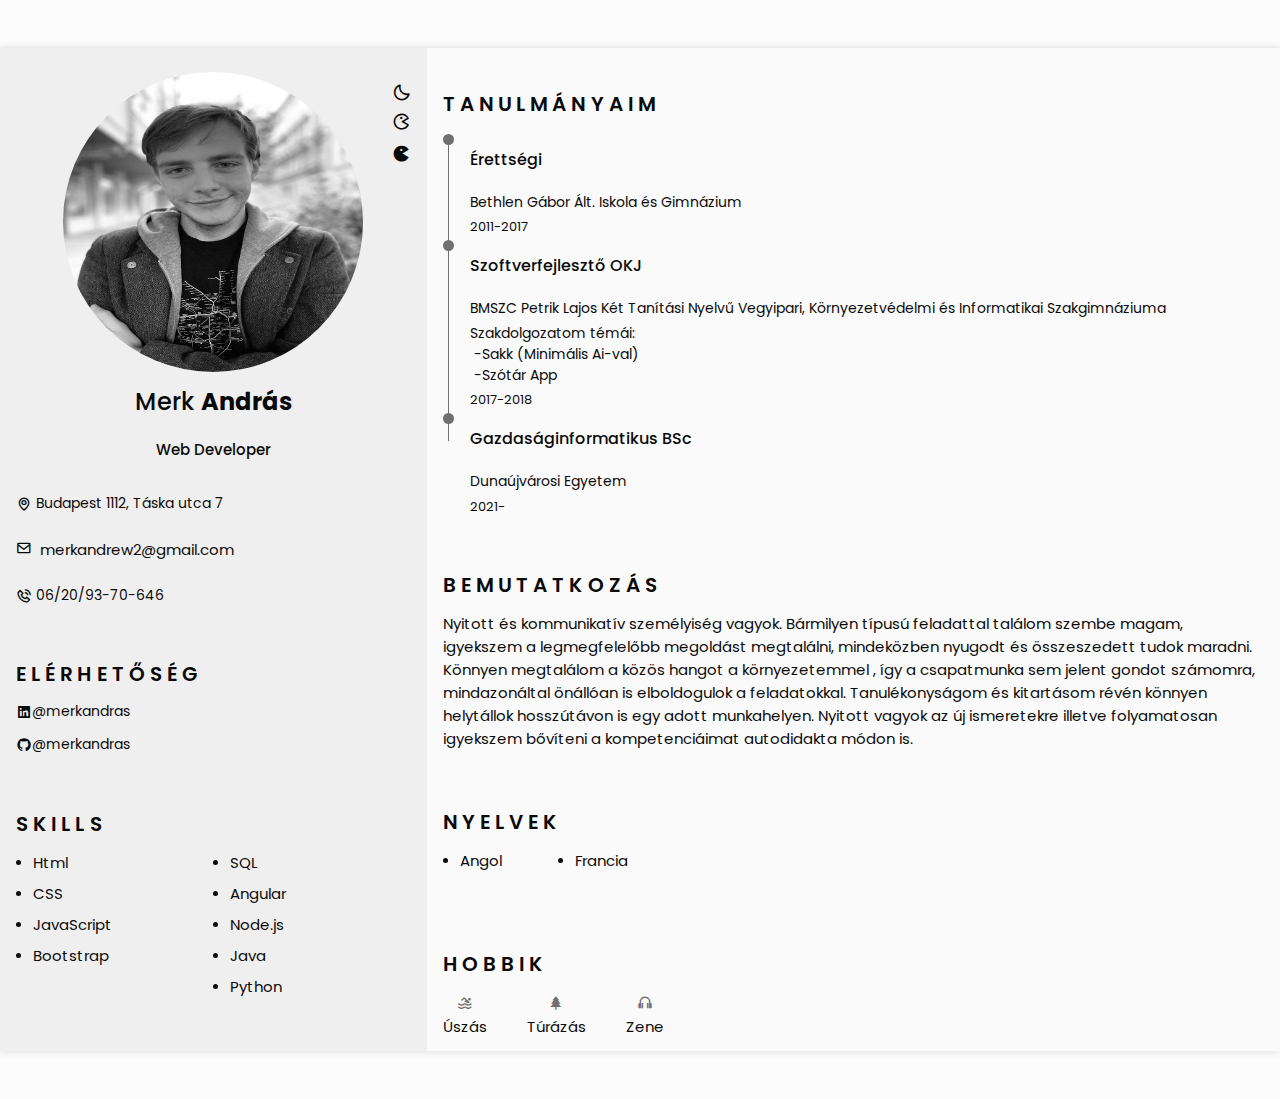
<file: index.html>
<!DOCTYPE html>
<html lang="en">
<head>
    <meta charset="UTF-8">
    <meta http-equiv="X-UA-Compatible" content="IE=edge">
    <meta name="viewport" content="width=device-width, initial-scale=1.0">
    
    <!-- Styles -->

    <!-- Boxicons CSS -->
    <link rel="stylesheet" href="https://cdn.jsdelivr.net/npm/boxicons@latest/css/boxicons.min.css">
    <!--Css-->
    <link rel="stylesheet" href="index.css">
    

    <title>CV</title>
</head>
<body class="scale_cv">

    <!-- Header Start -->

    <header class="header" id="header">
        <nav class="nav bd_container">
            <a href="#" class="nav_logo">Andris</a>

            <div class="nav_menu" id="nav-menu">
                <ul class="nav_list">
                    <li class="nav_item">
                        <a href="#home" class="nav_link active_link">
                            <i class='bx bx-home-circle nav_icons'></i>Home
                        </a>
                    </li>

                    <li class="nav_item">
                        <a href="#profile" class="nav_link">
                            <i class='bx bx-user nav_icons' ></i>Profil
                        </a>
                    </li>

                    <li class="nav_item">
                        <a href="#education" class="nav_link">
                            <i class='bx bx-book nav_icons'></i>Tanulmányaim
                        </a>
                    </li>

                    <li class="nav_item">
                        <a href="#skills" class="nav_link">
                            <i class='bx bx-receipt nav_icons'></i>Erősségeim
                        </a>
                    </li>

                </ul>
            </div>

            <div class="nav_toggle" id="nav-toggle">
                <i class='bx bx-grid-alt' ></i>
            </div>  
        </nav>
    </header>

    <!--  Header END  -->

   

    <main class="main bd-container">

        <div class="resume">
            <div class="resume_left">
                <!-- Home Start -->

                <section class="home" id="home">
                    <div class="home_container section bd_grid">
                        <div class="home_data bd_grid">
                            <img src="Profile_img.jpeg" alt="" class="home_img"> 
                            <h1 class="home_title">Merk <b>András</b></h1>
                            <h3 class="home_profession">Web Developer</h3>
                        </div>
                        <div class="home_address bg_grid">
                            <span class="home_info">
                                <i class='bx bx-map home_icons' ></i> Budapest 1112, Táska utca 7 
                            </span>
                        </div>
                        <div class="email_address bg_grid">
                            <span class="email_info">
                                <i class='bx bx-envelope home_icons' ></i> merkandrew2@gmail.com 
                            </span>
                        </div>
                        <div class="home_address bg_grid">
                            <span class="home_info">
                                <i class='bx bx-phone-call home_icons' ></i> 06/20/93-70-646
                            </span>
                        </div>
                    </div>

                    <!--Theme change START-->

                    <i class='bx bx-moon change_theme' title="Theme" id="theme-button"></i>
                    <a href="index_english_version.html" class="languages_change_English social_link" title="Angol verzió"> <i class='bx bx-game'></i></a>
                    <a href="index_french_version.html" class="languages_change_French social_link" title="Francia verzió"> <i class='bx bxs-game'></i></a>
                    
                     <!--Theme change END-->
                 </section>
                
                 <!-- Home END -->

                 <!--Social Start-->

                 <section class="social section">
                     <h2 class="section_title"> Elérhetőség</h2>

                     <div class="social_container bd_grid">

                        <a href="https://www.linkedin.com/in/merkandras/"  target="_blank"class="social_link">
                            <i class='bx bxl-linkedin-square social_icon'></i>@merkandras
                        </a>

                        <a href="https://github.com/merkandrew"  target="_blank" class="social_link">
                            <i class='bx bxl-github social_icon' ></i>@merkandras
                        </a>   

                     </div>
                 </section>

                 <!--Social END-->

                
                 <!--Skills START-->

                 <section class="skills section" id="skills">
                     <h2 class="section_title">Skills</h2>

                     <div class="skills_content bd_grid">
                         <ul class="skills_data">
                             <li class="skills_name">
                                 <span class="skills_circle"></span> Html
                             </li>
                             <li class="skills_name">
                                <span class="skills_circle"></span> CSS
                            </li>
                            <li class="skills_name">
                                <span class="skills_circle"></span> JavaScript
                            </li>
                            <li class="skills_name">
                                <span class="skills_circle"></span> Bootstrap
                            </li>
                           
                           
                         </ul>
                         <ul class="skills_data">
                            <li class="skills_name">
                                <span class="skills_circle"></span> SQL
                            </li>
                            <li class="skills_name">
                                <span class="skills_circle"></span> Angular
                            </li>
                            <li class="skills_name">
                                <span class="skills_circle"></span> Node.js
                            </li>
                            <li class="skills_name">
                                <span class="skills_circle"></span> Java
                            </li>
                            <li class="skills_name">
                                <span class="skills_circle"></span> Python
                            </li>
                         </ul>
                     </div>
                 </section>


                <!--Skills END-->
            </div>
                 
            <div class="resume_right">

<!--Education START-->

<section class="education section" id="education">
    <h2 class="section_title">Tanulmányaim</h2>
    <div class="education_container bd_grid">
        <div class="education_content">
            <div class="education_time">
                <span class="education_rounder"></span>
                <span class="education_line"></span>
            </div>

            <div class="education_data bd_grid">
                <h3 class="education_title">Érettségi</h3>
                <span class="education_school">Bethlen Gábor Ált. Iskola és Gimnázium</span>
                <span class="education_year">2011-2017</span>
            </div>
        </div>
    </div>

    <div class="education_container bd_grid">
       <div class="education_content">
           <div class="education_time">
               <span class="education_rounder"></span>
               <span class="education_line"></span>
           </div>
          
           <div class="education_data bd_grid">
               <h3 class="education_title">Szoftverfejlesztő OKJ</h3>
               <span class="education_school">BMSZC Petrik Lajos Két Tanítási Nyelvű Vegyipari, Környezetvédelmi és Informatikai Szakgimnáziuma</span>
               <span class="education_school"><ul>
                                               <li>Szakdolgozatom témái:</li>
                                               <li>&nbsp;-Sakk (Minimális Ai-val)</li>
                                               <li>&nbsp;-Szótár App</li>
                                               </ul></span>
               <span class="education_year">2017-2018</span>
           </div>
       </div>
   </div>
     <div class="education_container bd_grid">
       <div class="education_content">
           <div class="education_time">
               <span class="education_rounder"></span>
               <!--<span class="education_line"></span>-->
           </div>
          
           <div class="education_data bd_grid">
               <h3 class="education_title">Gazdaságinformatikus BSc</h3>
               <span class="education_school">Dunaújvárosi Egyetem</span>
               <span class="education_school"><ul>
               <span class="education_year">2021-</span>
           </div>
       </div>
   </div>
  
</section>

<!--Education END-->

                 <!--Profile START-->

                 <section class="profile section" id="profile">

                    <h2 class="section_title">Bemutatkozás</h2>

                    <p class="profile_description">Nyitott és kommunikatív személyiség vagyok. Bármilyen típusú feladattal találom szembe
                        magam, igyekszem a legmegfelelőbb megoldást megtalálni, mindeközben nyugodt és
                        összeszedett tudok maradni.
                        Könnyen megtalálom a közös hangot a környezetemmel , így a csapatmunka sem jelent
                        gondot számomra, mindazonáltal önállóan is elboldogulok a feladatokkal.
                        Tanulékonyságom és kitartásom révén könnyen helytállok hosszútávon is egy adott
                        munkahelyen. Nyitott vagyok az új ismeretekre illetve folyamatosan igyekszem bővíteni a
                        kompetenciáimat autodidakta módon is.</p>

                 </section>

                 <!--Profile END-->

                 

                <!--Languages START-->

                <section class="languages section">
                    <h3 class="section_title">Nyelvek</h3>

                    <div class="languages_container">
                        <ul class="languages_content bd_grid">
                            <li class="languages_name">
                                <span class="languages_circle"></span>Angol
                            </li>
                            <li class="languages_name">
                                <span class="languages_circle"></span>Francia
                            </li> 
                        </ul>
                        
                    </div>
                </section>

                <!--Languages END-->

                <!--Interest START-->

                <section class="interest section">
                    <h2 class="section_title">Hobbik</h2>

                    <div class="interest_container bd_grid">
                        <div class="interest_content ">
                            <i class='bx bx-swim interest_icon'></i>
                            <span class="interest_name">Úszás</span>
                        </div>

                        <div class="interest_content">
                            <i class='bx bxs-tree  interest_icon' ></i>
                            <span class="interest_name">Túrázás</span>
                        </div>

                        <div class="interest_content">
                            <i class='bx bx-headphone  interest_icon' ></i>
                            <span class="interest_name">Zene</span>
                        </div>
                    </div>
                </section>

                <!--Interest END-->
            </div>
                

            
                
        </div>
    
    </main>
        <!--Scroll Up START-->

        <a href="#" class="scroll_up" id="scroll-up">
            <i class='bx bx-up-arrow-alt scrollup_icon' ></i>
        </a>

        <!--Scroll Up END-->
    
<script src="index.js"></script>
</body>
</html>
</file>
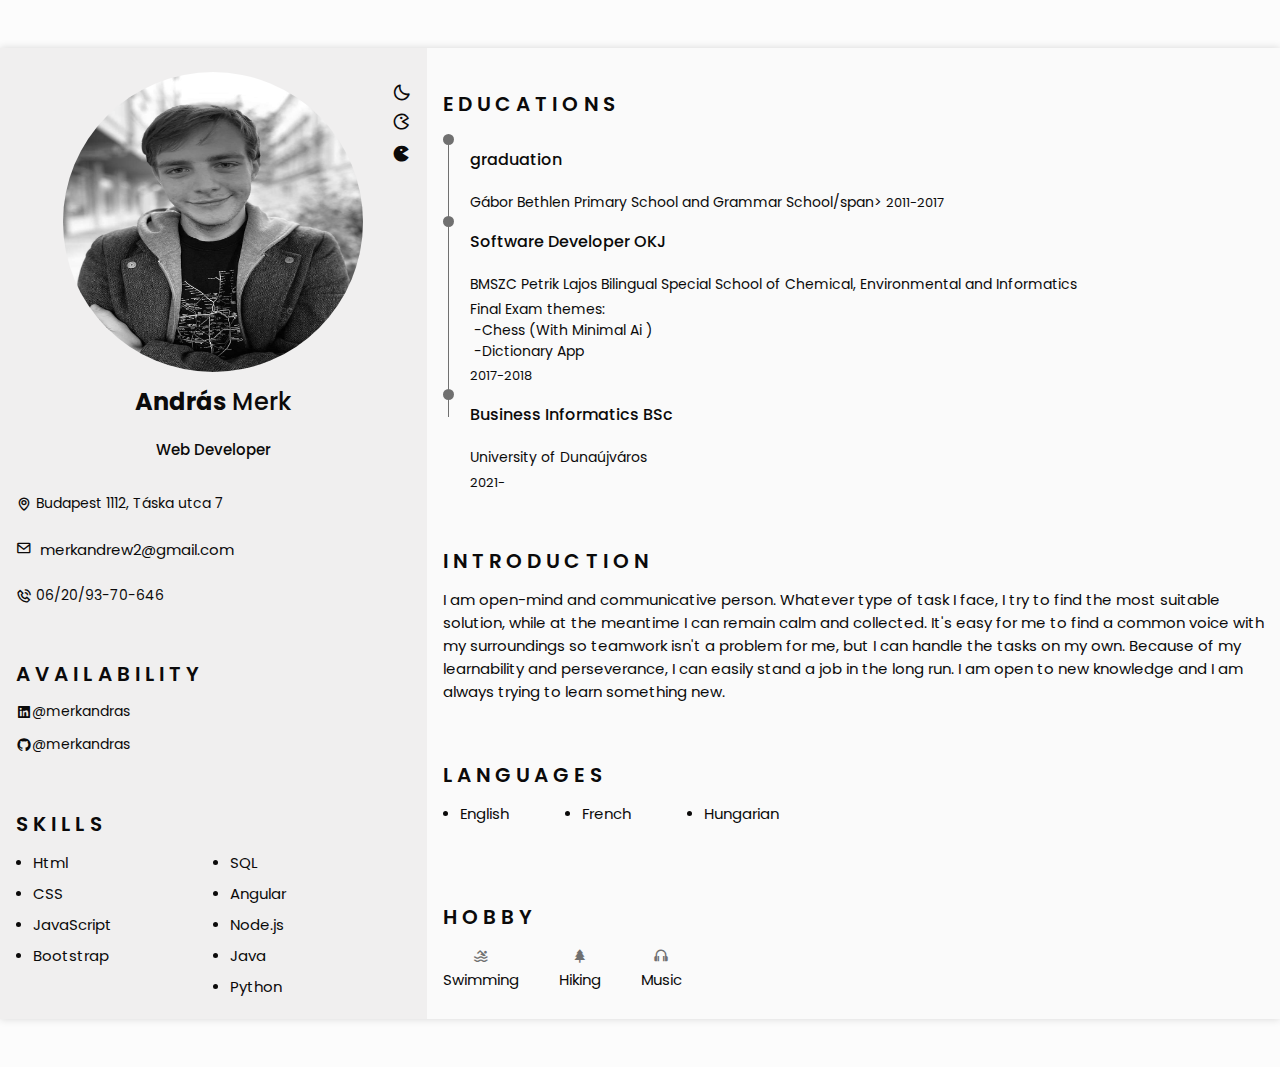
<file: index_english_version.html>
<!DOCTYPE html>
<html lang="en">
<head>
    <meta charset="UTF-8">
    <meta http-equiv="X-UA-Compatible" content="IE=edge">
    <meta name="viewport" content="width=device-width, initial-scale=1.0">
    
    <!-- Styles -->

    <!-- Boxicons CSS -->
    <link rel="stylesheet" href="https://cdn.jsdelivr.net/npm/boxicons@latest/css/boxicons.min.css">
    <!--Css-->
    <link rel="stylesheet" href="index.css">
    

    <title>CV</title>
</head>
<body class="scale_cv">

    <!-- Header Start -->

    <header class="header" id="header">
        <nav class="nav bd_container">
            <a href="#" class="nav_logo">Andris</a>

            <div class="nav_menu" id="nav-menu">
                <ul class="nav_list">
                    <li class="nav_item">
                        <a href="#home" class="nav_link active_link">
                            <i class='bx bx-home-circle nav_icons'></i>Home
                        </a>
                    </li>

                    <li class="nav_item">
                        <a href="#profile" class="nav_link">
                            <i class='bx bx-user nav_icons' ></i>Profil
                        </a>
                    </li>

                    <li class="nav_item">
                        <a href="#education" class="nav_link">
                            <i class='bx bx-book nav_icons'></i>Tanulmányaim
                        </a>
                    </li>

                    <li class="nav_item">
                        <a href="#skills" class="nav_link">
                            <i class='bx bx-receipt nav_icons'></i>Erősségeim
                        </a>
                    </li>

                </ul>
            </div>

            <div class="nav_toggle" id="nav-toggle">
                <i class='bx bx-grid-alt' ></i>
            </div>  
        </nav>
    </header>

    <!--  Header END  -->

   

    <main class="main bd-container">

        <div class="resume">
            <div class="resume_left">
                <!-- Home Start -->

                <section class="home" id="home">
                    <div class="home_container section bd_grid">
                        <div class="home_data bd_grid">
                            <img src="Profile_img.jpeg" alt="" class="home_img"> 
                            <h1 class="home_title"><b>András</b> Merk</h1>
                            <h3 class="home_profession">Web Developer</h3>
                        </div>
                        <div class="home_address bg_grid">
                            <span class="home_info">
                                <i class='bx bx-map home_icons' ></i> Budapest 1112, Táska utca 7 
                            </span>
                        </div>
                        <div class="email_address bg_grid">
                            <span class="email_info">
                                <i class='bx bx-envelope home_icons' ></i> merkandrew2@gmail.com 
                            </span>
                        </div>
                        <div class="home_address bg_grid">
                            <span class="home_info">
                                <i class='bx bx-phone-call home_icons' ></i> 06/20/93-70-646
                            </span>
                        </div>
                    </div>

                    <!--Theme change START-->

                    <i class='bx bx-moon change_theme' title="Theme" id="theme-button"></i>
                    <a href="index.html" class="languages_change_English social_link" title="Hungarian version"> <i class='bx bx-game'></i></a>
                    <a href="index_french_version.html" class="languages_change_French social_link" title="French Version"> <i class='bx bxs-game'></i></a>
                    
                     <!--Theme change END-->
                 </section>
                
                 <!-- Home END -->

                 <!--Social Start-->

                 <section class="social section">
                     <h2 class="section_title"> Availability</h2>

                     <div class="social_container bd_grid">

                        <a href="https://www.linkedin.com/in/merkandras/"  target="_blank"class="social_link">
                            <i class='bx bxl-linkedin-square social_icon'></i>@merkandras
                        </a>

                        <a href="https://github.com/merkandrew"  target="_blank" class="social_link">
                            <i class='bx bxl-github social_icon' ></i>@merkandras
                        </a>   

                     </div>
                 </section>

                 <!--Social END-->

                
                 <!--Skills START-->

                 <section class="skills section" id="skills">
                     <h2 class="section_title">Skills</h2>

                     <div class="skills_content bd_grid">
                         <ul class="skills_data">
                             <li class="skills_name">
                                 <span class="skills_circle"></span> Html
                             </li>
                             <li class="skills_name">
                                <span class="skills_circle"></span> CSS
                            </li>
                            <li class="skills_name">
                                <span class="skills_circle"></span> JavaScript
                            </li>
                            <li class="skills_name">
                                <span class="skills_circle"></span> Bootstrap
                            </li>
                           
                           
                         </ul>
                         <ul class="skills_data">
                            <li class="skills_name">
                                <span class="skills_circle"></span> SQL
                            </li>
                            <li class="skills_name">
                                <span class="skills_circle"></span> Angular
                            </li>
                            <li class="skills_name">
                                <span class="skills_circle"></span> Node.js
                            </li>
                            <li class="skills_name">
                                <span class="skills_circle"></span> Java
                            </li>
                            <li class="skills_name">
                                <span class="skills_circle"></span> Python
                            </li>
                         </ul>
                     </div>
                 </section>


                <!--Skills END-->
            </div>
                 
            <div class="resume_right">

<!--Education START-->

<section class="education section" id="education">
    <h2 class="section_title">Educations</h2>
    <div class="education_container bd_grid">
        <div class="education_content">
            <div class="education_time">
                <span class="education_rounder"></span>
                <span class="education_line"></span>
            </div>

            <div class="education_data bd_grid">
                <h3 class="education_title">graduation</h3>
                <span class="education_school">Gábor Bethlen Primary School and Grammar School/span>
                <span class="education_year">2011-2017</span>
            </div>
        </div>
    </div>

    <div class="education_container bd_grid">
       <div class="education_content">
           <div class="education_time">
               <span class="education_rounder"></span>
               <span class="education_line"></span>
           </div>
          
           <div class="education_data bd_grid">
               <h3 class="education_title">Software Developer OKJ</h3>
               <span class="education_school">BMSZC Petrik Lajos Bilingual Special School of Chemical, Environmental and Informatics</span>
               <span class="education_school"><ul>
                                               <li>Final Exam themes:</li>
                                               <li>&nbsp;-Chess (With Minimal Ai )</li>
                                               <li>&nbsp;-Dictionary App</li>
                                               </ul></span>
               <span class="education_year">2017-2018</span>
           </div>
       </div>
   </div>
     <div class="education_container bd_grid">
       <div class="education_content">
           <div class="education_time">
               <span class="education_rounder"></span>
               <!--<span class="education_line"></span>-->
           </div>
          
           <div class="education_data bd_grid">
               <h3 class="education_title">Business Informatics BSc</h3>
               <span class="education_school">University of Dunaújváros</span>
               <span class="education_school"><ul>
               <span class="education_year">2021-</span>
           </div>
       </div>
   </div>
  
</section>

<!--Education END-->

                 <!--Profile START-->

                 <section class="profile section" id="profile">

                    <h2 class="section_title">Introduction</h2>

                    <p class="profile_description">I am open-mind and communicative person. Whatever type of task I face, I try to find the most suitable solution, while at the meantime I can remain calm and collected.
                        It's easy for me to find a common voice with my surroundings so teamwork isn't a problem for me, but I can handle the tasks on my own.
                        Because of my learnability and perseverance, I can easily stand a job in the long run. I am open to new knowledge and I am always trying to learn something new.</p>

                 </section>
                 
                 <!--Profile END-->

                 

                <!--Languages START-->

                <section class="languages section">
                    <h3 class="section_title">Languages</h3>

                    <div class="languages_container">
                        <ul class="languages_content bd_grid">
                            <li class="languages_name">
                                <span class="languages_circle"></span>English
                            </li>
                            <li class="languages_name">
                                <span class="languages_circle"></span>French
                            </li> 
                            <li class="languages_name">
                                <span class="languages_circle"></span>Hungarian
                            </li> 
                        </ul>
                        
                    </div>
                </section>

                <!--Languages END-->

                <!--Interest START-->

                <section class="interest section">
                    <h2 class="section_title">Hobby</h2>

                    <div class="interest_container bd_grid">
                        <div class="interest_content ">
                            <i class='bx bx-swim interest_icon'></i>
                            <span class="interest_name">Swimming</span>
                        </div>

                        <div class="interest_content">
                            <i class='bx bxs-tree  interest_icon' ></i>
                            <span class="interest_name">Hiking</span>
                        </div>

                        <div class="interest_content">
                            <i class='bx bx-headphone  interest_icon' ></i>
                            <span class="interest_name">Music</span>
                        </div>
                    </div>
                </section>

                <!--Interest END-->
            </div>
                

            
                
        </div>
    
    </main>
        <!--Scroll Up START-->

        <a href="#" class="scroll_up" id="scroll-up">
            <i class='bx bx-up-arrow-alt scrollup_icon' ></i>
        </a>

        <!--Scroll Up END-->
    
<script src="index.js"></script>
</body>
</html>
</file>
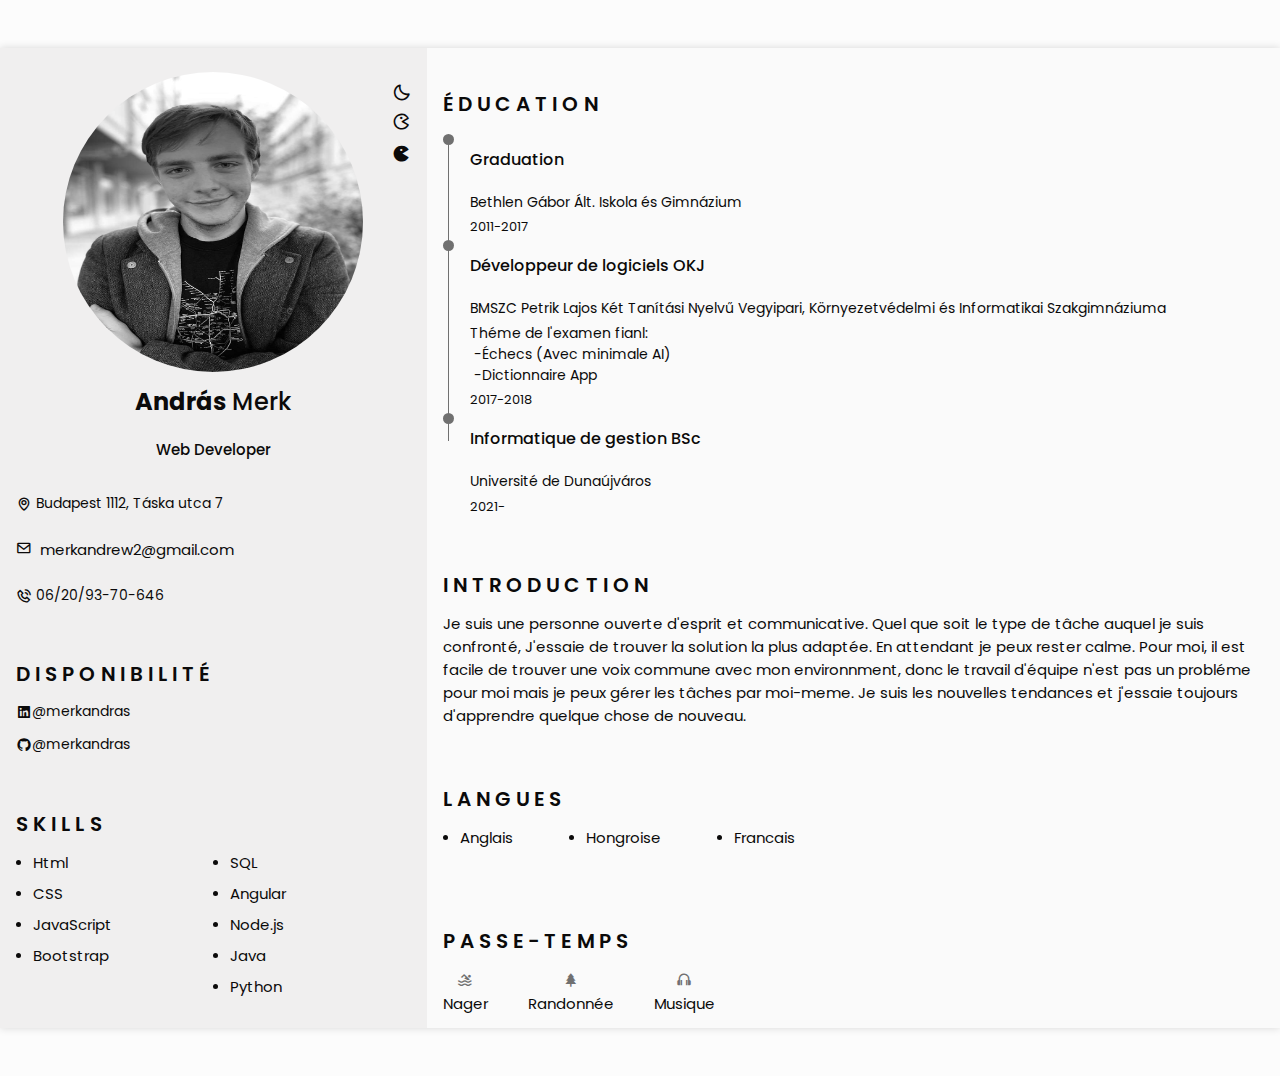
<file: index_french_version.html>
<!DOCTYPE html>
<html lang="en">
<head>
    <meta charset="UTF-8">
    <meta http-equiv="X-UA-Compatible" content="IE=edge">
    <meta name="viewport" content="width=device-width, initial-scale=1.0">
    
    <!-- Styles -->

    <!-- Boxicons CSS -->
    <link rel="stylesheet" href="https://cdn.jsdelivr.net/npm/boxicons@latest/css/boxicons.min.css">
    <!--Css-->
    <link rel="stylesheet" href="index.css">
    

    <title>CV</title>
</head>
<body class="scale_cv">

    <!-- Header Start -->

    <header class="header" id="header">
        <nav class="nav bd_container">
            <a href="#" class="nav_logo">Andris</a>

            <div class="nav_menu" id="nav-menu">
                <ul class="nav_list">
                    <li class="nav_item">
                        <a href="#home" class="nav_link active_link">
                            <i class='bx bx-home-circle nav_icons'></i>Home
                        </a>
                    </li>

                    <li class="nav_item">
                        <a href="#profile" class="nav_link">
                            <i class='bx bx-user nav_icons' ></i>Profil
                        </a>
                    </li>

                    <li class="nav_item">
                        <a href="#education" class="nav_link">
                            <i class='bx bx-book nav_icons'></i>Tanulmányaim
                        </a>
                    </li>

                    <li class="nav_item">
                        <a href="#skills" class="nav_link">
                            <i class='bx bx-receipt nav_icons'></i>Erősségeim
                        </a>
                    </li>

                </ul>
            </div>

            <div class="nav_toggle" id="nav-toggle">
                <i class='bx bx-grid-alt' ></i>
            </div>  
        </nav>
    </header>

    <!--  Header END  -->

   

    <main class="main bd-container">

        <div class="resume">
            <div class="resume_left">
                <!-- Home Start -->

                <section class="home" id="home">
                    <div class="home_container section bd_grid">
                        <div class="home_data bd_grid">
                            <img src="Profile_img.jpeg" alt="" class="home_img">          
                            <h1 class="home_title"><b>András</b> Merk</h1>
                            <h3 class="home_profession">Web Developer</h3>
                        </div>
                        <div class="home_address bg_grid">
                            <span class="home_info">
                                <i class='bx bx-map home_icons' ></i> Budapest 1112, Táska utca 7 
                            </span>
                        </div>
                        <div class="email_address bg_grid">
                            <span class="email_info">
                                <i class='bx bx-envelope home_icons' ></i> merkandrew2@gmail.com 
                            </span>
                        </div>
                        <div class="home_address bg_grid">
                            <span class="home_info">
                                <i class='bx bx-phone-call home_icons' ></i> 06/20/93-70-646
                            </span>
                        </div>
                    </div>

                    <!--Theme change START-->

                    <i class='bx bx-moon change_theme' title="Theme" id="theme-button"></i>
                    <a href="index_english_version.html" class="languages_change_English social_link" title="Version anglais"> <i class='bx bx-game'></i></a>
                    <a href="index.html" class="languages_change_French social_link" title="Version Hongroise"> <i class='bx bxs-game'></i></a>
                    
                     <!--Theme change END-->
                 </section>
                
                 <!-- Home END -->

                 <!--Social Start-->

                 <section class="social section">
                     <h2 class="section_title"> Disponibilité</h2>

                     <div class="social_container bd_grid">

                        <a href="https://www.linkedin.com/in/merkandras/"  target="_blank"class="social_link">
                            <i class='bx bxl-linkedin-square social_icon'></i>@merkandras
                        </a>

                        <a href="https://github.com/merkandrew"  target="_blank" class="social_link">
                            <i class='bx bxl-github social_icon' ></i>@merkandras
                        </a>   

                     </div>
                 </section>

                 <!--Social END-->

                
                 <!--Skills START-->

                 <section class="skills section" id="skills">
                     <h2 class="section_title">Skills</h2>

                     <div class="skills_content bd_grid">
                         <ul class="skills_data">
                             <li class="skills_name">
                                 <span class="skills_circle"></span> Html
                             </li>
                             <li class="skills_name">
                                <span class="skills_circle"></span> CSS
                            </li>
                            <li class="skills_name">
                                <span class="skills_circle"></span> JavaScript
                            </li>
                            <li class="skills_name">
                                <span class="skills_circle"></span> Bootstrap
                            </li>
                           
                           
                         </ul>
                         <ul class="skills_data">
                            <li class="skills_name">
                                <span class="skills_circle"></span> SQL
                            </li>
                            <li class="skills_name">
                                <span class="skills_circle"></span> Angular
                            </li>
                            <li class="skills_name">
                                <span class="skills_circle"></span> Node.js
                            </li>
                            <li class="skills_name">
                                <span class="skills_circle"></span> Java
                            </li>
                            <li class="skills_name">
                                <span class="skills_circle"></span> Python
                            </li>
                         </ul>
                     </div>
                 </section>


                <!--Skills END-->
            </div>
                 
            <div class="resume_right">

<!--Education START-->

<section class="education section" id="education">
    <h2 class="section_title">Éducation</h2>
    <div class="education_container bd_grid">
        <div class="education_content">
            <div class="education_time">
                <span class="education_rounder"></span>
                <span class="education_line"></span>
            </div>

            <div class="education_data bd_grid">
                <h3 class="education_title">Graduation</h3>
                <span class="education_school">Bethlen Gábor Ált. Iskola és Gimnázium</span>
                <span class="education_year">2011-2017</span>
            </div>
        </div>
    </div>

    <div class="education_container bd_grid">
       <div class="education_content">
           <div class="education_time">
               <span class="education_rounder"></span>
               <span class="education_line"></span>
           </div>
          
           <div class="education_data bd_grid">
               <h3 class="education_title">Développeur de logiciels OKJ</h3>
               <span class="education_school">BMSZC Petrik Lajos Két Tanítási Nyelvű Vegyipari, Környezetvédelmi és Informatikai Szakgimnáziuma</span>
               <span class="education_school"><ul>
                                               <li>Théme de l'examen fianl:</li>
                                               <li>&nbsp;-Échecs (Avec minimale AI)</li>
                                               <li>&nbsp;-Dictionnaire App</li>
                                               </ul></span>
               <span class="education_year">2017-2018</span>
           </div>
       </div>
   </div>
     <div class="education_container bd_grid">
       <div class="education_content">
           <div class="education_time">
               <span class="education_rounder"></span>
               <!--<span class="education_line"></span>-->
           </div>
          
           <div class="education_data bd_grid">
               <h3 class="education_title">Informatique de gestion BSc</h3>
               <span class="education_school">Université de Dunaújváros</span>
               <span class="education_school"><ul>
               <span class="education_year">2021-</span>
           </div>
       </div>
   </div>
  
</section>

<!--Education END-->

                 <!--Profile START-->

                 <section class="profile section" id="profile">

                    <h2 class="section_title">Introduction</h2>

                    <p class="profile_description">Je suis une personne ouverte d'esprit et communicative. Quel que soit le type de tâche auquel je suis confronté, J'essaie de trouver la solution la plus adaptée. En attendant je peux rester calme.
                        Pour moi, il est facile de trouver une voix commune avec mon environnment, donc le travail d'équipe n'est pas un probléme pour moi mais je peux gérer les tâches par moi-meme.
                        Je suis les nouvelles tendances et j'essaie toujours d'apprendre quelque chose de nouveau.</p>

                 </section>

                 <!--Profile END-->

                 

                <!--Languages START-->

                <section class="languages section">
                    <h3 class="section_title">Langues</h3>

                    <div class="languages_container">
                        <ul class="languages_content bd_grid">
                            <li class="languages_name">
                                <span class="languages_circle"></span>Anglais
                            </li>
                            <li class="languages_name">
                                <span class="languages_circle"></span>Hongroise
                            </li> 
                            <li class="languages_name">
                                <span class="languages_circle"></span>Francais
                            </li> 
                        </ul>
                        
                    </div>
                </section>

                <!--Languages END-->

                <!--Interest START-->

                <section class="interest section">
                    <h2 class="section_title">Passe-temps</h2>

                    <div class="interest_container bd_grid">
                        <div class="interest_content ">
                            <i class='bx bx-swim interest_icon'></i>
                            <span class="interest_name">Nager</span>
                        </div>

                        <div class="interest_content">
                            <i class='bx bxs-tree  interest_icon' ></i>
                            <span class="interest_name">Randonnée</span>
                        </div>

                        <div class="interest_content">
                            <i class='bx bx-headphone  interest_icon' ></i>
                            <span class="interest_name">Musique</span>
                        </div>
                    </div>
                </section>

                <!--Interest END-->
            </div>
                

            
                
        </div>
    
    </main>
        <!--Scroll Up START-->

        <a href="#" class="scroll_up" id="scroll-up">
            <i class='bx bx-up-arrow-alt scrollup_icon' ></i>
        </a>

        <!--Scroll Up END-->
    
<script src="index.js"></script>
</body>
</html>
</file>
<file: index.css>
/*Google Font*/
@import url('https://fonts.googleapis.com/css2?family=Poppins:wght@400;500;600&display=swap');

/*Fix variables START*/

:root {

    --header-height: 3rem;
    /*Colors*/
    --text-color: #0B0A0A;
    --text-color-light: #707070;
    --title-color:#0B0A0A;
    --body-color: #FCFCFC;
    --container-color: #FAFAFA;
    --container-color-alt:#F0EFEF;

    /*Font and typography*/
    --body-font: 'Poppins', sans-serif;
    --h1-font-size: 1.5rem;
    --h2-font-size: 1.25rem;
    --h3-font-size: 1rem;
    --normal-font-size: .938rem;
    --small-font-size: .875rem;
    --smaller-font-size: .813rem;

    /*Font weight*/
    --font-medium: 500;
    --font-semi-bold: 600;

    /*Margenes */
    --mb-1: .5rem;
    --mb-2: 1rem;
    --mb-3: 1.5rem;

    /*z index*/
    --z-tooltip: 10;
    --z-fixed: 100;
}

/*Fix variables END*/

/*Whole Page START*/
*,::before,::after{
    box-sizing: border-box;
}

html{
    scroll-behavior: smooth;
}



.scale_cv .bd_container{
    max-width: 595px;
}

.scale_cv .section{
    padding: 1.5rem 0 .80rem;
}

.scale_cv .section_title{
    margin-bottom: .75rem;
}

.scale_cv .resume_left,
.scale_cv .resume_right{
    padding: 0 1rem;
}

.scale_cv .home_container{
    gap: 1.5rem;
}

.scale_cv .home_data{
    gap: .25rem;
}

.scale_cv .home_address,
.scale_cv .social_container{
    gap: .75rem;
}

.scale_cv .home_icons,
.scale_cv .social_icon,
.scale_cv .interest_icon{
    font-size: 1rem;
}

.scale_cv .education_container{
    gap: 1rem;
}

.scale_cv .education_time,{
    paddin right:.5rem;
}

.scale_cv .education_rounder{
    width: 11px;
    height: 11px;
    margin-top: .22rem;
}

.scale_cv .education_line{
    width: 1px;
    height: 110%;
    transform: translate(5px, 0);
}

.scale_cv .education_data{
    gap: .25rem;
}

.scale_cv .skills_name{
    margin-bottom: var(--mb-1);
}

.scale_cv .interest_container{
    column-gap: 2.5rem;
}

body{
    margin: 0 0 var(--header-height) 0;
    padding: 0;
    font-family: var(--body-font);
    font-size: var(--normal-font-size);
    background-color: var(--body-color);
    color: var(--text-color);
}

h1,h2.h3,ul,p{
    margin: 0;
}

h1,h2,h3{
    color:var(--title-color);
    font-weight: var(--font-medium);
}

ul{
    padding: 0;
    list-style: none;
}

a{
    text-decoration: none;
}

img{
    max-width: 100%;
    height: auto;
}

/*Whole Page END*/

/*Classes Start*/

.section{
    padding: 1.5rem 0;
}

.section_title{
    font-size: var(--h2-font-size);
    color: var(--title-color);
    font-weight: var(--font-semi-bold);
    text-transform: uppercase;
    letter-spacing: .32rem;
    text-align: center;
    margin-bottom: var(--mb-3);
}

/*Classes END*/

/*Pop up Menu START*/

.bd_container{
    max-width: 968px;
    width: calc(100% - 3rem);
    margin-left: var(--mb-3);
    margin-right: var(--mb-3);
}

.bd_grid{
    display: grid;
    gap: 1.5rem;
}

.header{
    width: 100%;
    position: fixed;
    bottom: 0;
    left: 0;
    z-index: var(--z-fixed);
    background-color: var(--body-color);
    box-shadow: 0 -1px 4px rgba(0, 0, 0, .1);
    transition: .3s;
}

.nav{
    height: var(--header-height);
    display: flex;
    align-items: center;
    justify-content: space-between;
}

@media screen and (max-width: 968px){
    .nav_menu{
        position: fixed;
        bottom: -100%;
        left: 0;
        width: 100%;
        padding: 2rem 1.5rem;
        background-color: var(--body-color);
        box-shadow: 0 1px 4px rgba(0, 0, 0, .1);
        border-radius: 1rem 1rem 0 0;
        z-index: var(--z-fixed);
        transition: .3s;
    }
}

.nav_logo,
.nav_toggle{
    color: var(--title-color);
    font-weight: var(--font-medium);
}

.nav_toggle{
    font-size: 1.2rem;
    cursor: pointer;
}

.nav_item{
    text-align: center;
}

.nav_list{
    display: grid;
    grid-template-columns: repeat(3,1fr);
    gap: 2rem;
}

.nav_link{
    display: flex;
    flex-direction: column;
    font-size: var(--smaller-font-size);
    color: var(--text-color-light);
    font-weight: var(--font-medium);
}

.nav_link:hover{
    color: var(--title-color);
}

.nav_icons{
    font-size: 1.2rem;
    margin-bottom: var(--mb-1);
}

.show_menu{
    bottom: var(--header-height);
}

.active_link{
    color: var(--title-color);
}
/*Pop up Menu END*/

/*Home Start*/

.home{
    position: relative;
}

.home_container{
    gap: 3rem;
}

.home_data{
    gap: .5rem;
    text-align: center;
}

.home_title{
    font-size: var(--h1-font-size);
}

.home_profession{
    font-size: var(--normal-font-size);
    margin-bottom: var(--mb-1);
}

.home_address{
    gap: 1rem;
}

.home_info{
    display: flex;
    align-items: center;
    font-size: var(--small-font-size);
}

.home_icons{
    font-size: 1.2rem;
    margin-right: .25rem;
}

.img{
    max-width: 100%;
    height: auto;
    display: block;
}

.home_img{
   width: 300px;
   height: 300px;
   border-radius: 50%;
   justify-self: center;
   margin-bottom: var(--mb-1);
  }

/*Home END*/

/*Social START*/


.social_container{
    grid-template-columns: max-content;
    gap: 1rem;
}

.social_link{
    display: inline-flex;
    align-items: center;
    font-size: var(--small-font-size);
    color: var(--text-color);
}


.social_link:hover{
    color: var(--title-color);
}

.social_icon{
    font-size: 1.2rem;

}

/*Social END*/

/*Profile START*/

.profile_description{
    text-align: center;
}


/*Profile END*/

/*Education START*/

.education_content{
    display: flex;
}

.education_time{
    padding-right: 1rem;
}

.education_rounder{
    position: relative;
    display: block;
    width: 16px;
    height: 16px;
    background-color: var(--text-color-light);
    border-radius: 50%;
    margin-top: .25rem;
}

.education_line{
    display: block;
    width: 2px;
    height: 100%;
    background-color: var(--text-color-light);
    transform: translate(7px, 0);
}

.education_data{
    gap: .5rem;
}

.education_title{
    font-size: var(--h3-font-size);
}

.education_school{
    font-size: var(--small-font-size);
    color: var(--title-color);
}

.education_year{
    font-size: var(--smaller-font-size);
}


/*Education END*/

/*Skills START*/
.languages_content,
.skills_content{
    grid-template-columns: repeat(2, 2fr);
}

.languages_content,
.skills_content{
    gap: 0;
}

.languages_name,
.skills_name{
    display: flex;
    align-items: center;
    margin-bottom: var(--mb-3);
}

.languages_circle,
.skills_circle{
    display: inline-block;
    width: 5px;
    height: 5px;
    background-color: var(--text-color);
    border-radius: 50%;
    margin-right: .75rem;
}
.languages_change_English{
    position: absolute;
    right: 0;
    top: 4rem;
    display: flex;
    color: var(--text-color);
    font-size: 1.2rem;
    cursor: pointer;
 }
 .languages_change_French{
    position: absolute;
    right: 0;
    top: 6rem;
    display: flex;
    color: var(--text-color);
    font-size: 1.2rem;
    cursor: pointer;
    
 }

/*Skills END*/

/*Interest START*/

.interest_container{
    grid-template-columns: repeat(3, 1fr);
    margin-top: var(--mb-2);
}

.interest_content{
    display: flex;
    flex-direction: column;
    align-items: center;
}

.interest_icon{
    font-size: 1.5rem;
    color: var(--text-color-light);
    margin-bottom: .25rem;
}
/*Interest END*/

/*Scroll Up START*/

.scroll_up{
    position: fixed;
    right: 1rem;
    bottom: -20%;
    display: flex;
    align-items: center;
    padding: .3rem;
    background-color: var(--container-color-alt);
    border-radius: .4rem;
    z-index: var(--z-tooltip);
    transition: .4s;
}

.scrollup_icon{
    font-size: 1.2rem;
    color: var(--text-color);
}

.show_scroll{
    visibility: visible;
    bottom: 5rem;
}

/*Scroll Up END*/

/*Media Queries START*/
    /*Small Sreen START*/
@media screen and (max-width: 320px){

    .nav_list{
        grid-template-columns: repeat(2, 1fr);
        gap: 1rem .5rem;
    }

}
    /*Small Sreen END*/

    /*Big Screen START*/

@media screen and (min-width: 968px){
    body{
        margin: 3rem 0;
    }

    .bd_container{
        margin-left: auto;
        margin-right: aut4;
    }

    .header,
    .scroll_up{
        display: none;
    }


    .resume{
        display: grid;
        grid-template-columns: .5fr 1fr;
        background-color: var(--container-color);
        box-shadow: 0 0 8px rgba(13, 12, 12, .15);
    }

    .resume_left{
        background-color: var(--container-color-alt);
    }

    .resume_left,
    .resume_right{
        padding: 0 1.5rem;
    }

    .section_title,
    .profile_description{
        text-align: initial;
    }

    .home_container{
        gap: 1.5rem;
    }

    .languages_content{
        grid-template-columns: repeat(3, max-content);
        column-gap: 3.5rem;
    }

    .interest_container{
        grid-template-columns: repeat(4, max-content);
        column-gap: 3.5rem;
    }

}


    /*Big Screen END*/



/*Media Queries END*/


/*Theme Change START*/

body.dark_theme{
    --text-color: #BFBFBF;
    --title-color:##F2F2F2;
    --body-color: #2B2B2B;
    --container-color: #212121;
    --container-color-alt:#181616;
}




.change_theme{
    position: absolute;
    right: 0;
    top: 2.2rem;
    display: flex;
    color: var(--text-color);
    font-size: 1.2rem;
    cursor: pointer;
}

.change_theme:hover{
    color: var(--title-color);
}


/*Theme Change END*/
</file>
